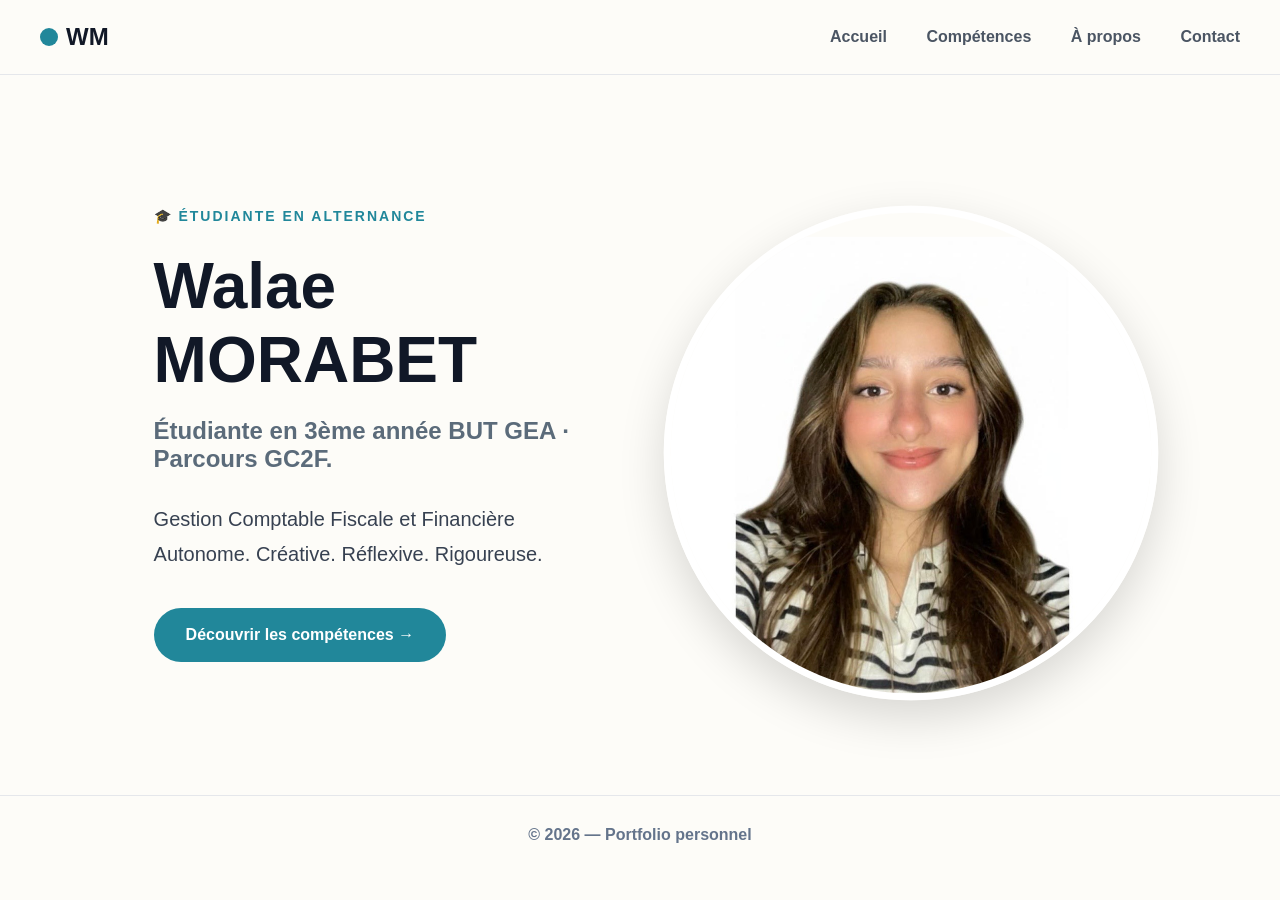
<file: index.html>
<!DOCTYPE html>
<html lang="fr">
<head>
  <meta charset="UTF-8" />
  <meta name="viewport" content="width=device-width, initial-scale=1.0" />
  <title>Portfolio - Carte des compétences</title>

  <link rel="stylesheet" href="css/style.css" />
</head>


<body>

  <!-- HEADER -->
  <header class="navbar">
    <div class="logo">
      <span></span>
      <h1>WM</h1>
    </div>

    <button class="menu-toggle" id="menuToggle">☰</button>

    <nav id="navMenu">
      <a href="index.html">Accueil</a>
      <a href="competences.html">Compétences</a>
      <a href="about.html">À propos</a>
      <a href="contact.html">Contact</a>
    </nav>
  </header>

  <!-- ACCUEIL -->
  <main>

    <section class="hero">
      <div class="hero-text">
        <p class="tag">🎓 Étudiante en Alternance</p>

        <h2>Walae MORABET</h2>

        <h3>Étudiante en 3ème année BUT GEA · Parcours GC2F.</h3>

        <p class="short-text">Gestion Comptable Fiscale et Financière</p>
        <p class="short-text">Autonome. Créative. Réflexive. Rigoureuse.</p>

        <a href="competences.html" class="btn">Découvrir les compétences →</a>
      </div>

      <div class="hero-image">
        <img src="assets/images/profil.jpg" alt="Photo de profil" />
      </div>
    </section>
  </main>

  <!-- FOOTER -->
  <footer>
    © 2026 — Portfolio personnel
  </footer>

  <script src="js/script.js"></script>
  <script>

    const menuToggle = document.getElementById("menuToggle");
  
    const navMenu = document.getElementById("navMenu");
  
    menuToggle.addEventListener("click", () => {
  
      navMenu.classList.toggle("show");
  
    });
  
  </script>
</body>
</html>
</file>
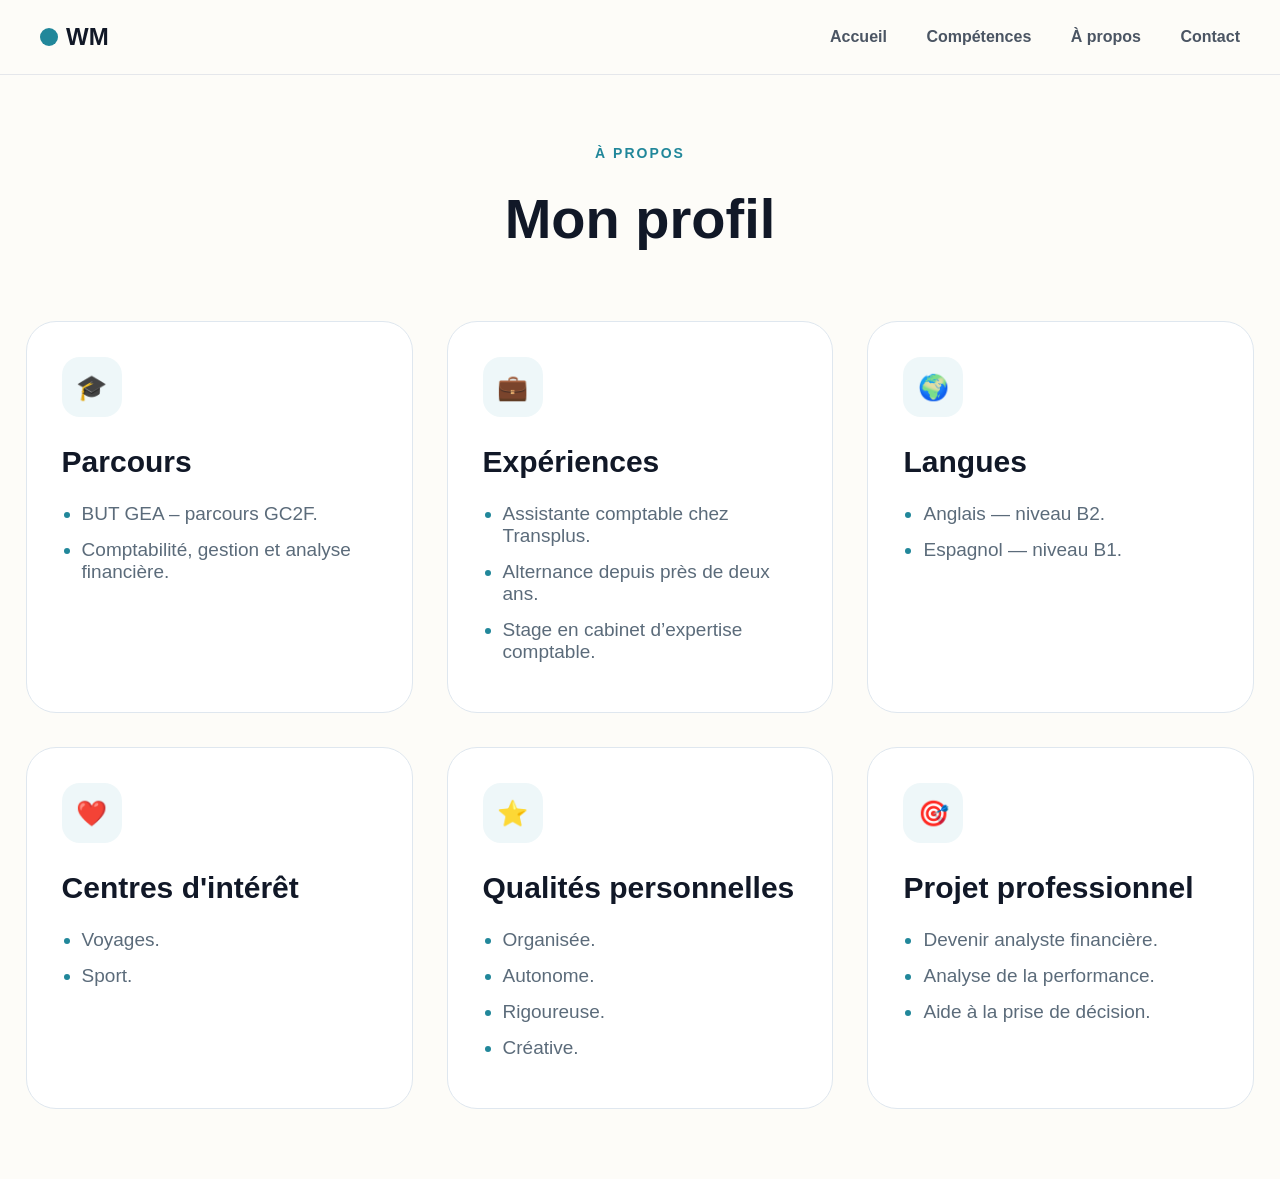
<file: about.html>
<!DOCTYPE html>
<html lang="fr">
<head>
  <meta charset="UTF-8" />
  <meta name="viewport" content="width=device-width, initial-scale=1.0" />
  <title>À propos - Portfolio</title>
  <link rel="stylesheet" href="css/style.css" />
</head>

<body>

<header class="navbar">
  <div class="logo">
    <span></span>
    <h1>WM</h1>
  </div>

  <button class="menu-toggle" id="menuToggle">☰</button>

  <nav id="navMenu">
      <a href="index.html">Accueil</a>
      <a href="competences.html">Compétences</a>
      <a href="about.html">À propos</a>
      <a href="contact.html">Contact</a>
  </nav>
</header>

<main>
  <section class="about-section-new">

    <p class="tag center">À PROPOS</p>
    <h1 class="section-title">Mon profil</h1>

    <div class="about-grid-new">

      <div class="about-box">
        <div class="about-icon">🎓</div>
        <h3>Parcours</h3>
        <ul>
          <li>BUT GEA – parcours GC2F.</li>
          <li>Comptabilité, gestion et analyse financière.</li>
        </ul>
      </div>

      <div class="about-box">
        <div class="about-icon">💼</div>
        <h3>Expériences</h3>
        <ul>
          <li>Assistante comptable chez Transplus.</li>
          <li>Alternance depuis près de deux ans.</li>
          <li>Stage en cabinet d’expertise comptable.</li>
        </ul>
      </div>

      <div class="about-box">
        <div class="about-icon">🌍</div>
        <h3>Langues</h3>
        <ul>
          <li>Anglais — niveau B2.</li>
          <li>Espagnol — niveau B1.</li>
        </ul>
      </div>

      <div class="about-box">
        <div class="about-icon">❤️</div>
        <h3>Centres d'intérêt</h3>
        <ul>
          <li>Voyages.</li>
          <li>Sport.</li>
        </ul>
      </div>

      <div class="about-box">
        <div class="about-icon">⭐</div>
        <h3>Qualités personnelles</h3>
        <ul>
          <li>Organisée.</li>
          <li>Autonome.</li>
          <li>Rigoureuse.</li>
          <li>Créative.</li>
        </ul>
      </div>

      <div class="about-box">
        <div class="about-icon">🎯</div>
        <h3>Projet professionnel</h3>
        <ul>
          <li>Devenir analyste financière.</li>
          <li>Analyse de la performance.</li>
          <li>Aide à la prise de décision.</li>
        </ul>
      </div>

    </div>

  </section>
</main>
<script>

  const menuToggle = document.getElementById("menuToggle");

  const navMenu = document.getElementById("navMenu");

  menuToggle.addEventListener("click", () => {

    navMenu.classList.toggle("show");

  });

</script>

</body>
</html>
</file>
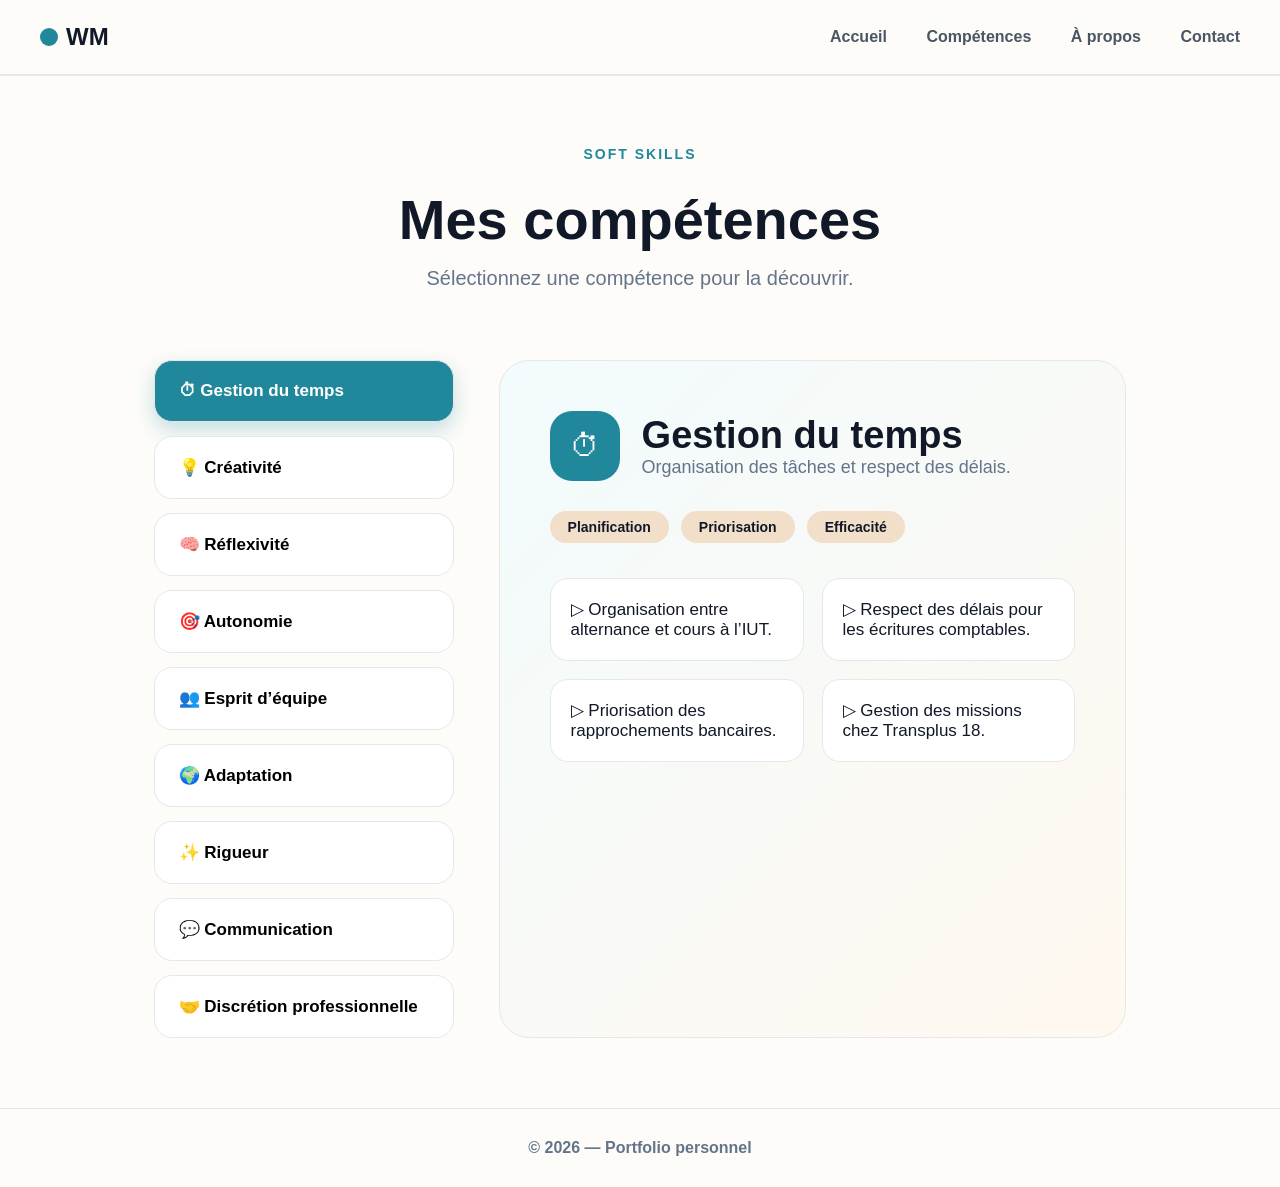
<file: competences.html>
<!DOCTYPE html>
<html lang="fr">
<head>
  <meta charset="UTF-8" />
  <meta name="viewport" content="width=device-width, initial-scale=1.0" />
  <title>Compétences - Portfolio</title>
  <link rel="stylesheet" href="css/style.css" />
</head>

<body>

<header class="navbar">
  <div class="logo">
    <span></span>
    <h1>WM</h1>
  </div>

  <button class="menu-toggle" id="menuToggle">☰</button>

  <nav id="navMenu">
    <a href="index.html">Accueil</a>
    <a href="competences.html">Compétences</a>
    <a href="about.html">À propos</a>
    <a href="contact.html">Contact</a>
  </nav>
</header>

<main>
  <section id="competences" class="skills-section">

    <p class="tag center">Soft skills</p>
    <h2 class="section-title">Mes compétences</h2>
    <p class="section-subtitle">Sélectionnez une compétence pour la découvrir.</p>

    <div class="skills-container">

      <div class="skills-menu">
        <button class="skill-btn active" data-skill="temps">⏱ Gestion du temps</button>
        <button class="skill-btn" data-skill="creativite">💡 Créativité</button>
        <button class="skill-btn" data-skill="reflexivite">🧠 Réflexivité</button>
        <button class="skill-btn" data-skill="autonomie">🎯 Autonomie</button>
        <button class="skill-btn" data-skill="equipe">👥 Esprit d’équipe</button>
        <button class="skill-btn" data-skill="adaptation">🌍 Adaptation</button>
        <button class="skill-btn" data-skill="rigueur">✨ Rigueur</button>
        <button class="skill-btn" data-skill="communication">💬 Communication</button>
        <button class="skill-btn" data-skill="discretion">🤝 Discrétion professionnelle</button>
      </div>
    
      <div class="skill-card">
    
        <div class="skill-header">
          <div class="skill-icon" id="skill-icon">⏱</div>
          <div>
            <h3 id="skill-title">Gestion du temps</h3>
            <p id="skill-subtitle">Organisation des tâches et respect des délais.</p>
          </div>
        </div>
    
        <div class="badges" id="skill-badges">
          <span>Planification</span>
          <span>Priorisation</span>
          <span>Efficacité</span>
        </div>
    
        <div class="examples" id="skill-examples">
          <div>▷ Organisation entre alternance et cours à l’IUT.</div>
          <div>▷ Respect des délais pour les écritures comptables.</div>
          <div>▷ Priorisation des rapprochements bancaires.</div>
          <div>▷ Gestion des missions chez Transplus 18.</div>
        </div>
    
      </div>
    
    </div>

  </section>
</main>

<footer>
  © 2026 — Portfolio personnel
</footer>

<script src="js/script.js"></script>
<script>

  const menuToggle = document.getElementById("menuToggle");

  const navMenu = document.getElementById("navMenu");

  menuToggle.addEventListener("click", () => {

    navMenu.classList.toggle("show");

  });

</script>
</body>
</html>
</file>
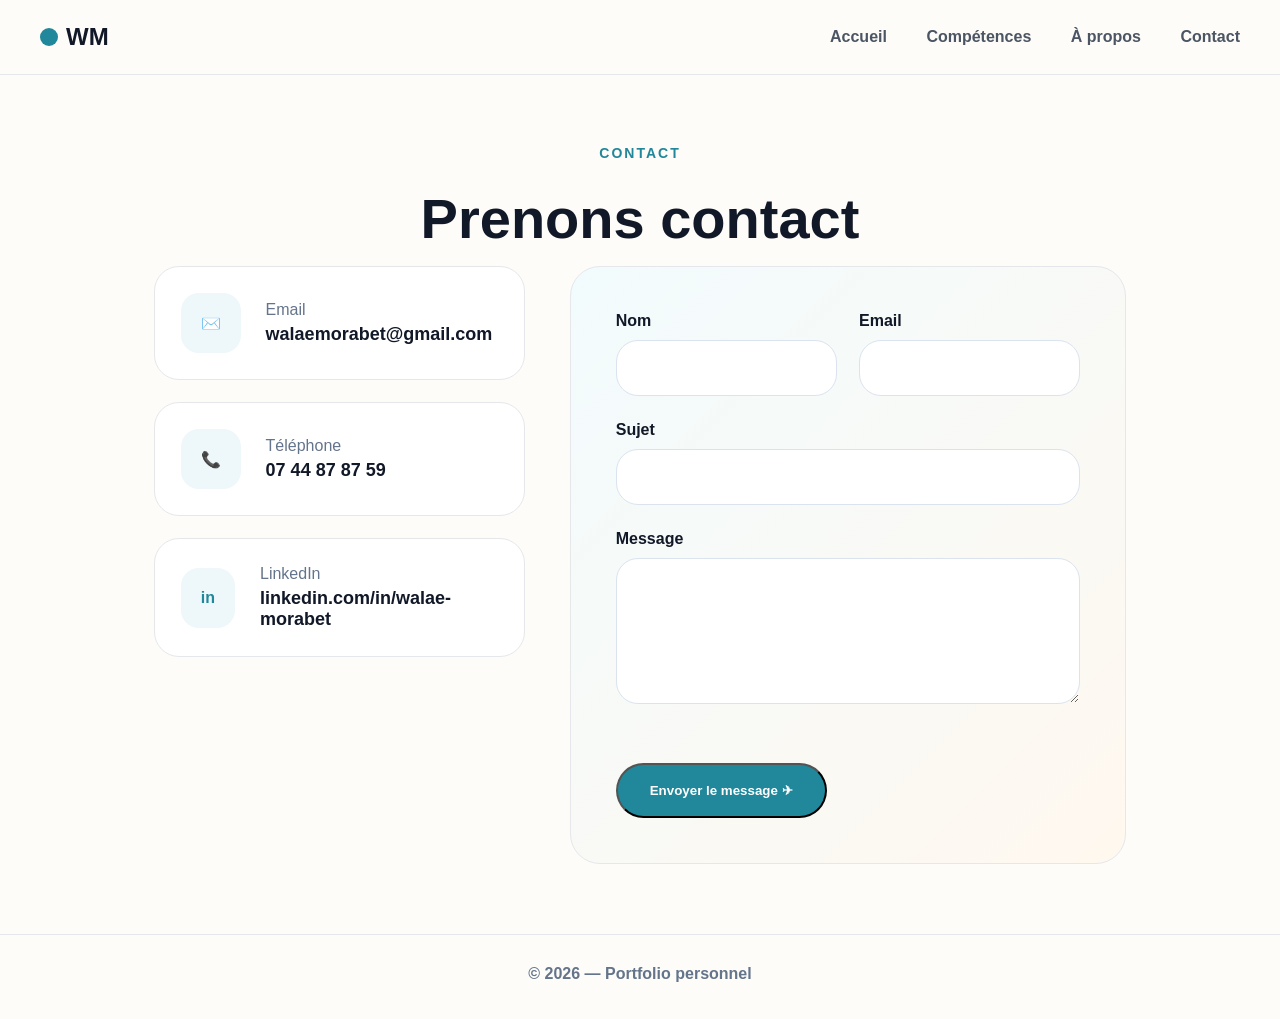
<file: contact.html>
<!DOCTYPE html>
<html lang="fr">
<head>
  <meta charset="UTF-8" />
  <meta name="viewport" content="width=device-width, initial-scale=1.0" />
  <title>Contact - Portfolio</title>
  <link rel="stylesheet" href="css/style.css" />
</head>

<body>

<header class="navbar">
  <div class="logo">
    <span></span>
    <h1>WM</h1>
  </div>

  <button class="menu-toggle" id="menuToggle">☰</button>

    <nav id="navMenu">
      <a href="index.html">Accueil</a>
      <a href="competences.html">Compétences</a>
      <a href="about.html">À propos</a>
      <a href="contact.html">Contact</a>
    </nav>
</header>

<main>
  <section class="contact-section">

    <p class="tag center">Contact</p>
    <h2 class="section-title">Prenons contact</h2>

    <div class="contact-container">

      <div class="contact-info">

        <a href="mailto:walaemorabet@gmail.com" class="contact-card">
          <div class="contact-icon">✉️</div>
          <div>
            <p>Email</p>
            <strong>walaemorabet@gmail.com</strong>
          </div>
        </a>

        <a href="tel:+33744878759" class="contact-card">
          <div class="contact-icon">📞</div>
          <div>
            <p>Téléphone</p>
            <strong>07 44 87 87 59</strong>
          </div>
        </a>

        <a href="#" class="contact-card">
          <div class="contact-icon">in</div>
          <div>
            <p>LinkedIn</p>
            <strong>linkedin.com/in/walae-morabet</strong>
          </div>
        </a>

      </div>

      <form class="contact-form" id="contactForm">

        <div class="form-row">
          <div class="form-group">
            <label for="name">Nom</label>
            <input type="text" id="name" required />
          </div>

          <div class="form-group">
            <label for="email">Email</label>
            <input type="email" id="email" required />
          </div>
        </div>

        <div class="form-group">
          <label for="subject">Sujet</label>
          <input type="text" id="subject" required />
        </div>

        <div class="form-group">
          <label for="message">Message</label>
          <textarea id="message" rows="6" required></textarea>
        </div>

        <button type="submit" class="btn" id="sendBtn">
          Envoyer le message ✈
        </button>

      </form>

    </div>

  </section>
</main>

<footer>
  © 2026 — Portfolio personnel
</footer>

<script>
    const form = document.getElementById("contactForm");
    const btn = document.getElementById("sendBtn");
  
    const GOOGLE_SCRIPT_URL = "https://script.google.com/macros/s/AKfycbyzm8ZBtHfLz7LMZ8Xv4wu-P1EnRQm9DvHrAyCPYDov6Lkey5TVjwoxhLOzuKotOCizng/exec";
  
    form.addEventListener("submit", function(e) {
      e.preventDefault();
  
      const data = {
        name: document.getElementById("name").value,
        email: document.getElementById("email").value,
        subject: document.getElementById("subject").value,
        message: document.getElementById("message").value
      };
  
      fetch(GOOGLE_SCRIPT_URL, {
        method: "POST",
        body: JSON.stringify(data)
      })
      .then(() => {
        btn.textContent = "Message envoyé ✓";
        form.reset();
  
        setTimeout(() => {
          btn.textContent = "Envoyer le message ✈";
        }, 3000);
      })
      .catch(() => {
        btn.textContent = "Erreur d’envoi";
      });
    });
  </script>
  <script>

    const menuToggle = document.getElementById("menuToggle");
  
    const navMenu = document.getElementById("navMenu");
  
    menuToggle.addEventListener("click", () => {
  
      navMenu.classList.toggle("show");
  
    });
  
  </script>

</body>
</html>
</file>
<file: css/style.css>
* {
    margin: 0;
    padding: 0;
    box-sizing: border-box;
  }
  
  body {
    font-family: Arial, sans-serif;
    background: #fdfcf8;
    color: #111827;
  }
  
  .navbar {
    height: 75px;
    padding: 0 40px;
    display: flex;
    justify-content: space-between;
    align-items: center;
    border-bottom: 1px solid #e5e7eb;
    background: #fdfcf8;
  }
  
  .logo {
    display: flex;
    align-items: center;
    gap: 8px;
  }
  
  .logo span {
    width: 18px;
    height: 18px;
    background: #21879a;
    border-radius: 50%;
  }
  
  .logo h1 {
    font-size: 24px;
  }
  
  nav a {
    margin-left: 35px;
    text-decoration: none;
    color: #4b5563;
    font-weight: 600;
  }
  
  nav a.active,
  nav a:hover {
    color: #21879a;
  }
  
  .hero {
    min-height: 720px;
    display: flex;
    justify-content: space-between;
    align-items: center;
    padding: 80px 12%;
    gap: 60px;
  }
  
  .tag {
    color: #21879a;
    text-transform: uppercase;
    font-weight: bold;
    letter-spacing: 2px;
    font-size: 14px;
    margin-bottom: 25px;
  }
  
  .hero-text h2 {
    font-size: 64px;
    margin-bottom: 20px;
  }
  
  .hero-text h3 {
    font-size: 24px;
    color: #5b6b7a;
    margin-bottom: 35px;
  }
  
  .short-text {
    font-size: 20px;
    margin-bottom: 12px;
    color: #374151;
  }
  
  .btn {
    display: inline-block;
    margin-top: 30px;
    background: #21879a;
    color: white;
    padding: 18px 32px;
    border-radius: 40px;
    text-decoration: none;
    font-weight: bold;
  }
  
  .hero-image {
    transform: translateY(20px);
  }
  
  .hero-image img {
    width: 430px;
    height: 430px;
    object-fit: cover;
    object-position: center -50%;
    border-radius: 50%;
    border: 6px solid white;
    box-shadow: 0 15px 40px rgba(0, 0, 0, 0.15);
    transform: scale(1.15);
  }
  .skills-section {
    padding: 70px 12%;
    border-top: 1px solid #e5e7eb;
  }
  
  .center {
    text-align: center;
  }
  
  .section-title {
    text-align: center;
    font-size: 56px;
    margin-bottom: 15px;
  }
  
  .section-subtitle {
    text-align: center;
    color: #64748b;
    font-size: 20px;
    margin-bottom: 70px;
  }
  
  .skills-container {
    display: grid;
    grid-template-columns: 300px 1fr;
    gap: 45px;
  }
  
  .skills-menu {
    display: flex;
    flex-direction: column;
    gap: 14px;
  }
  
  .skill-btn {
    padding: 20px 24px;
    border-radius: 18px;
    border: 1px solid #e5e7eb;
    background: white;
    text-align: left;
    font-size: 17px;
    font-weight: bold;
    cursor: pointer;
  }
  
  .skill-btn.active {
    background: #21879a;
    color: white;
    box-shadow: 0 8px 20px rgba(33, 135, 154, 0.25);
  }
  
  .skill-card {
    padding: 50px;
    border-radius: 30px;
    border: 1px solid #e5e7eb;
    background: linear-gradient(135deg, #f2fbfd, #fff8ef);
  }
  
  .skill-header {
    display: flex;
    align-items: center;
    gap: 22px;
    margin-bottom: 30px;
  }
  
  .skill-icon {
    width: 70px;
    height: 70px;
    background: #21879a;
    color: white;
    border-radius: 22px;
    display: flex;
    justify-content: center;
    align-items: center;
    font-size: 30px;
  }
  
  .skill-header h3 {
    font-size: 38px;
  }
  
  .skill-header p {
    color: #64748b;
    font-size: 18px;
  }
  
  .badges {
    display: flex;
    flex-wrap: wrap;
    gap: 12px;
    margin-bottom: 35px;
  }
  
  .badges span {
    background: #f1dfc9;
    padding: 8px 18px;
    border-radius: 20px;
    font-weight: bold;
    font-size: 14px;
  }
  
  .examples {
    display: grid;
    grid-template-columns: 1fr 1fr;
    gap: 18px;
    margin-bottom: 40px;
  }
  
  .examples div {
    background: white;
    border: 1px solid #e5e7eb;
    padding: 20px;
    border-radius: 18px;
    font-size: 17px;
  }
  
  .gallery h4 {
    font-size: 18px;
    margin-bottom: 18px;
  }
  
  .gallery-images {
    display: grid;
    grid-template-columns: repeat(3, 1fr);
    gap: 18px;
  }
  
  .gallery-images img {
    width: 100%;
    height: 170px;
    object-fit: cover;
    border-radius: 18px;
  }
  
  footer {
    text-align: center;
    padding: 30px;
    border-top: 1px solid #e5e7eb;
    color: #64748b;
    font-weight: bold;
  }
  
  @media screen and (max-width: 900px) {
    .hero {
      flex-direction: column;
      text-align: center;
    }
  
    .hero-text h2 {
      font-size: 42px;
    }
  
    .hero-image img {
      width: 280px;
      height: 280px;
    }
  
    .skills-container {
      grid-template-columns: 1fr;
    }
  
    .examples {
      grid-template-columns: 1fr;
    }
  
    .gallery-images {
      grid-template-columns: 1fr;
    }
  
    nav a {
      margin-left: 12px;
    }
  }

  .contact-section {
    padding: 70px 12%;
  }
  
  .contact-container {
    display: grid;
    grid-template-columns: 1fr 1.5fr;
    gap: 45px;
  }
  
  .contact-info {
    display: flex;
    flex-direction: column;
    gap: 22px;
  }
  
  .contact-card {
    display: flex;
    align-items: center;
    gap: 25px;
    padding: 26px;
    background: white;
    border: 1px solid #e5e7eb;
    border-radius: 25px;
    text-decoration: none;
    color: #111827;
  }
  
  .contact-icon {
    width: 60px;
    height: 60px;
    border-radius: 18px;
    background: #eef7f9;
    color: #21879a;
    display: flex;
    justify-content: center;
    align-items: center;
    font-weight: bold;
  }
  
  .contact-card p {
    color: #64748b;
    margin-bottom: 5px;
  }
  
  .contact-card strong {
    font-size: 18px;
  }
  
  .contact-form {
    padding: 45px;
    border-radius: 30px;
    border: 1px solid #e5e7eb;
    background: linear-gradient(135deg, #f2fbfd, #fff8ef);
  }
  
  .form-row {
    display: grid;
    grid-template-columns: 1fr 1fr;
    gap: 22px;
  }
  
  .form-group {
    margin-bottom: 25px;
  }
  
  .form-group label {
    display: block;
    font-weight: bold;
    margin-bottom: 10px;
  }
  
  .form-group input,
  .form-group textarea {
    width: 100%;
    border: 1px solid #dbe3ef;
    border-radius: 22px;
    padding: 18px;
    font-size: 16px;
    outline: none;
    background: white;
  }
  
  .form-group textarea {
    resize: vertical;
  }
  
  @media screen and (max-width: 900px) {
    .contact-container,
    .form-row {
      grid-template-columns: 1fr;
    }
  }
  .about-section-new {
    padding: 70px 2%;
  }
  
  .about-grid-new {
    display: grid;
    grid-template-columns: repeat(3, 1fr);
    gap: 34px;
    margin-top: 70px;
  }
  
  .about-box {
    background: white;
    border: 1px solid #dfe7ef;
    border-radius: 30px;
    padding: 35px;
    min-height: 310px;
  }
  
  .about-icon {
    width: 60px;
    height: 60px;
    border-radius: 18px;
    background: #eef7f9;
    color: #21879a;
    display: flex;
    justify-content: center;
    align-items: center;
    font-size: 25px;
    margin-bottom: 28px;
  }
  
  .about-box h3 {
    font-size: 30px;
    margin-bottom: 24px;
  }
  
  .about-box ul {
    padding-left: 20px;
  }
  
  .about-box li {
    color: #5b6b7a;
    font-size: 19px;
    margin-bottom: 14px;
  }
  
  .about-box li::marker {
    color: #21879a;
  }
  
  @media screen and (max-width: 1000px) {
    .about-grid-new {
      grid-template-columns: 1fr 1fr;
    }
  }
  
  @media screen and (max-width: 700px) {
    .about-grid-new {
      grid-template-columns: 1fr;
    }
  }

  /* ================= RESPONSIVE TABLETTE ================= */
@media screen and (max-width: 1024px) {
  .navbar {
    padding: 0 25px;
  }

  nav a {
    margin-left: 20px;
    font-size: 15px;
  }

  .hero {
    padding: 60px 6%;
    gap: 40px;
  }

  .hero-text h2 {
    font-size: 48px;
  }

  .hero-text h3 {
    font-size: 22px;
  }

  .hero-image {
    width: 360px;
    height: 360px;
  }

  .hero-image img {
    width: 100%;
    height: 100%;
  }

  .skills-container,
  .contact-container {
    grid-template-columns: 1fr;
  }

  .about-grid-new {
    grid-template-columns: 1fr 1fr;
  }
}

/* ================= RESPONSIVE TÉLÉPHONE ================= */
@media screen and (max-width: 700px) {
  .navbar {
    height: auto;
    padding: 20px;
    flex-direction: column;
    gap: 15px;
  }

  nav {
    display: flex;
    flex-wrap: wrap;
    justify-content: center;
    gap: 12px;
  }

  nav a {
    margin-left: 0;
    font-size: 14px;
  }

  .hero {
    min-height: auto;
    padding: 50px 6%;
    flex-direction: column-reverse;
    text-align: center;
  }

  .hero-text h2 {
    font-size: 38px;
  }

  .hero-text h3 {
    font-size: 20px;
  }

  .short-text {
    font-size: 17px;
  }

  .hero-image {
    width: 280px;
    height: 280px;
    transform: translateY(0);
  }

  .section-title {
    font-size: 38px;
  }

  .section-subtitle {
    font-size: 17px;
    margin-bottom: 40px;
  }

  .skills-section,
  .contact-section,
  .about-section-new {
    padding: 45px 6%;
  }

  .skills-menu {
    flex-direction: row;
    overflow-x: auto;
    padding-bottom: 10px;
  }

  .skill-btn {
    min-width: 190px;
    font-size: 15px;
  }

  .skill-card,
  .contact-form {
    padding: 28px;
  }

  .skill-header {
    flex-direction: column;
    align-items: flex-start;
  }

  .skill-header h3 {
    font-size: 30px;
  }

  .examples,
  .gallery-images,
  .form-row,
  .about-grid-new {
    grid-template-columns: 1fr;
  }

  .contact-card {
    padding: 22px;
  }

  .contact-card strong {
    font-size: 15px;
  }

  .about-box {
    min-height: auto;
  }
}
.menu-toggle {
  display: none;
  background: #21879a;
  color: white;
  border: none;
  font-size: 26px;
  padding: 8px 14px;
  border-radius: 10px;
  cursor: pointer;
}

@media screen and (max-width: 700px) {
  .navbar {
    flex-direction: row;
    justify-content: space-between;
    position: relative;
  }

  .menu-toggle {
    display: block;
  }

  nav {
    display: none;
    position: absolute;
    top: 75px;
    right: 20px;
    background: white;
    width: 220px;
    padding: 18px;
    border-radius: 18px;
    box-shadow: 0 12px 30px rgba(0,0,0,0.12);
    z-index: 100;
  }

  nav.show {
    display: flex;
    flex-direction: column;
    gap: 14px;
  }

  nav a {
    margin-left: 0;
  }
}
</file>
